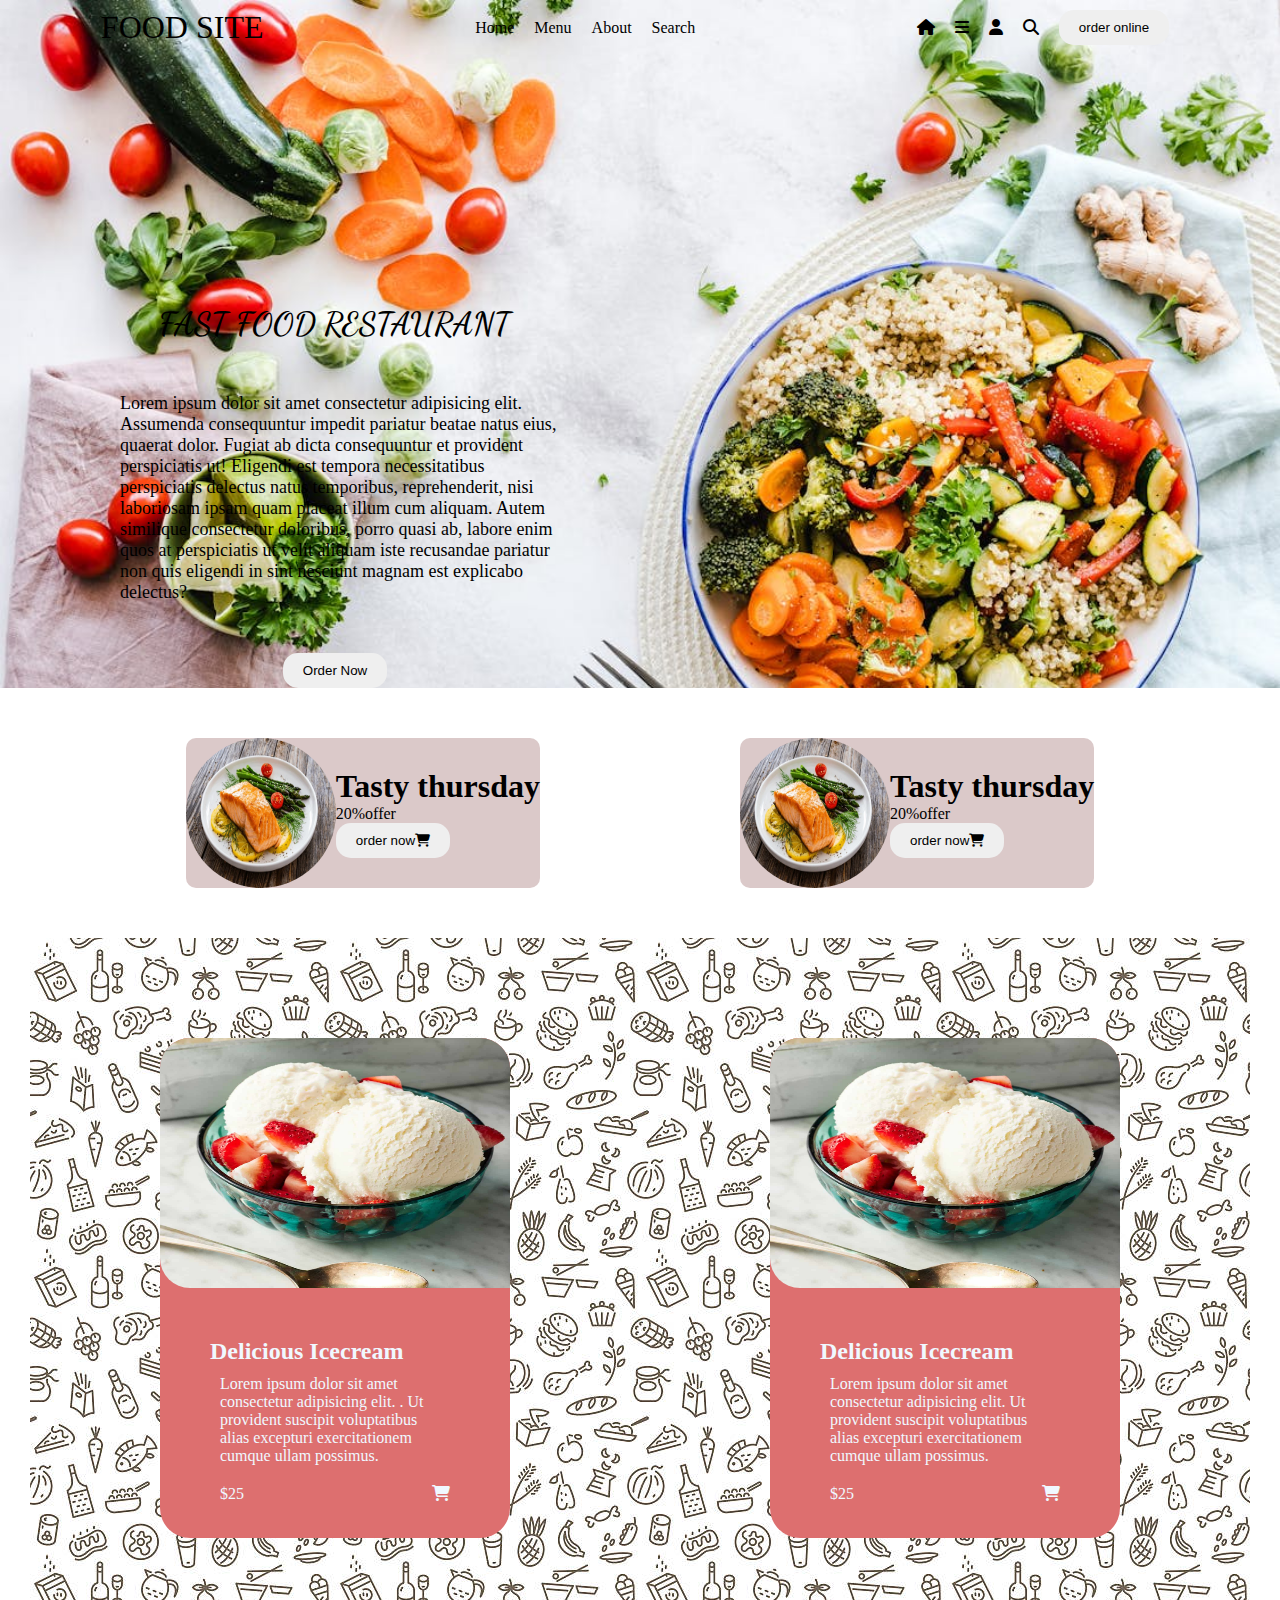
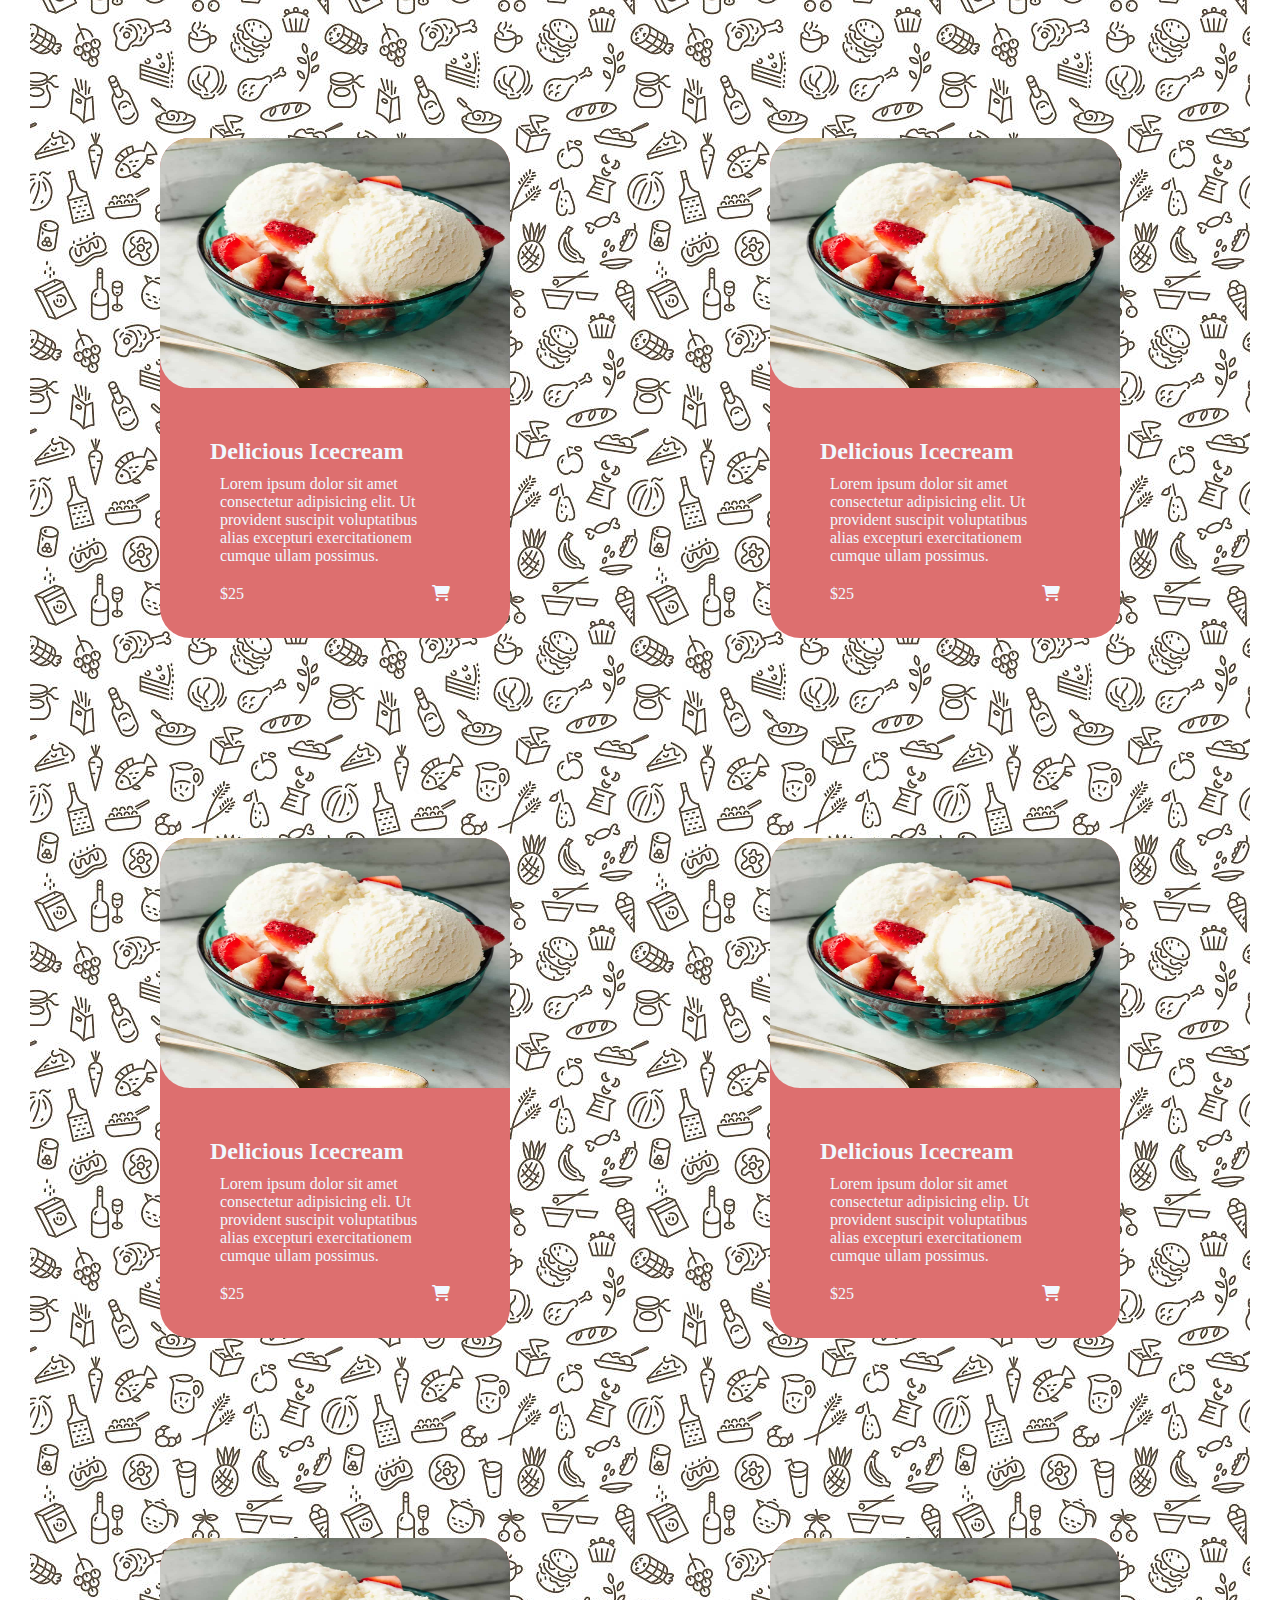
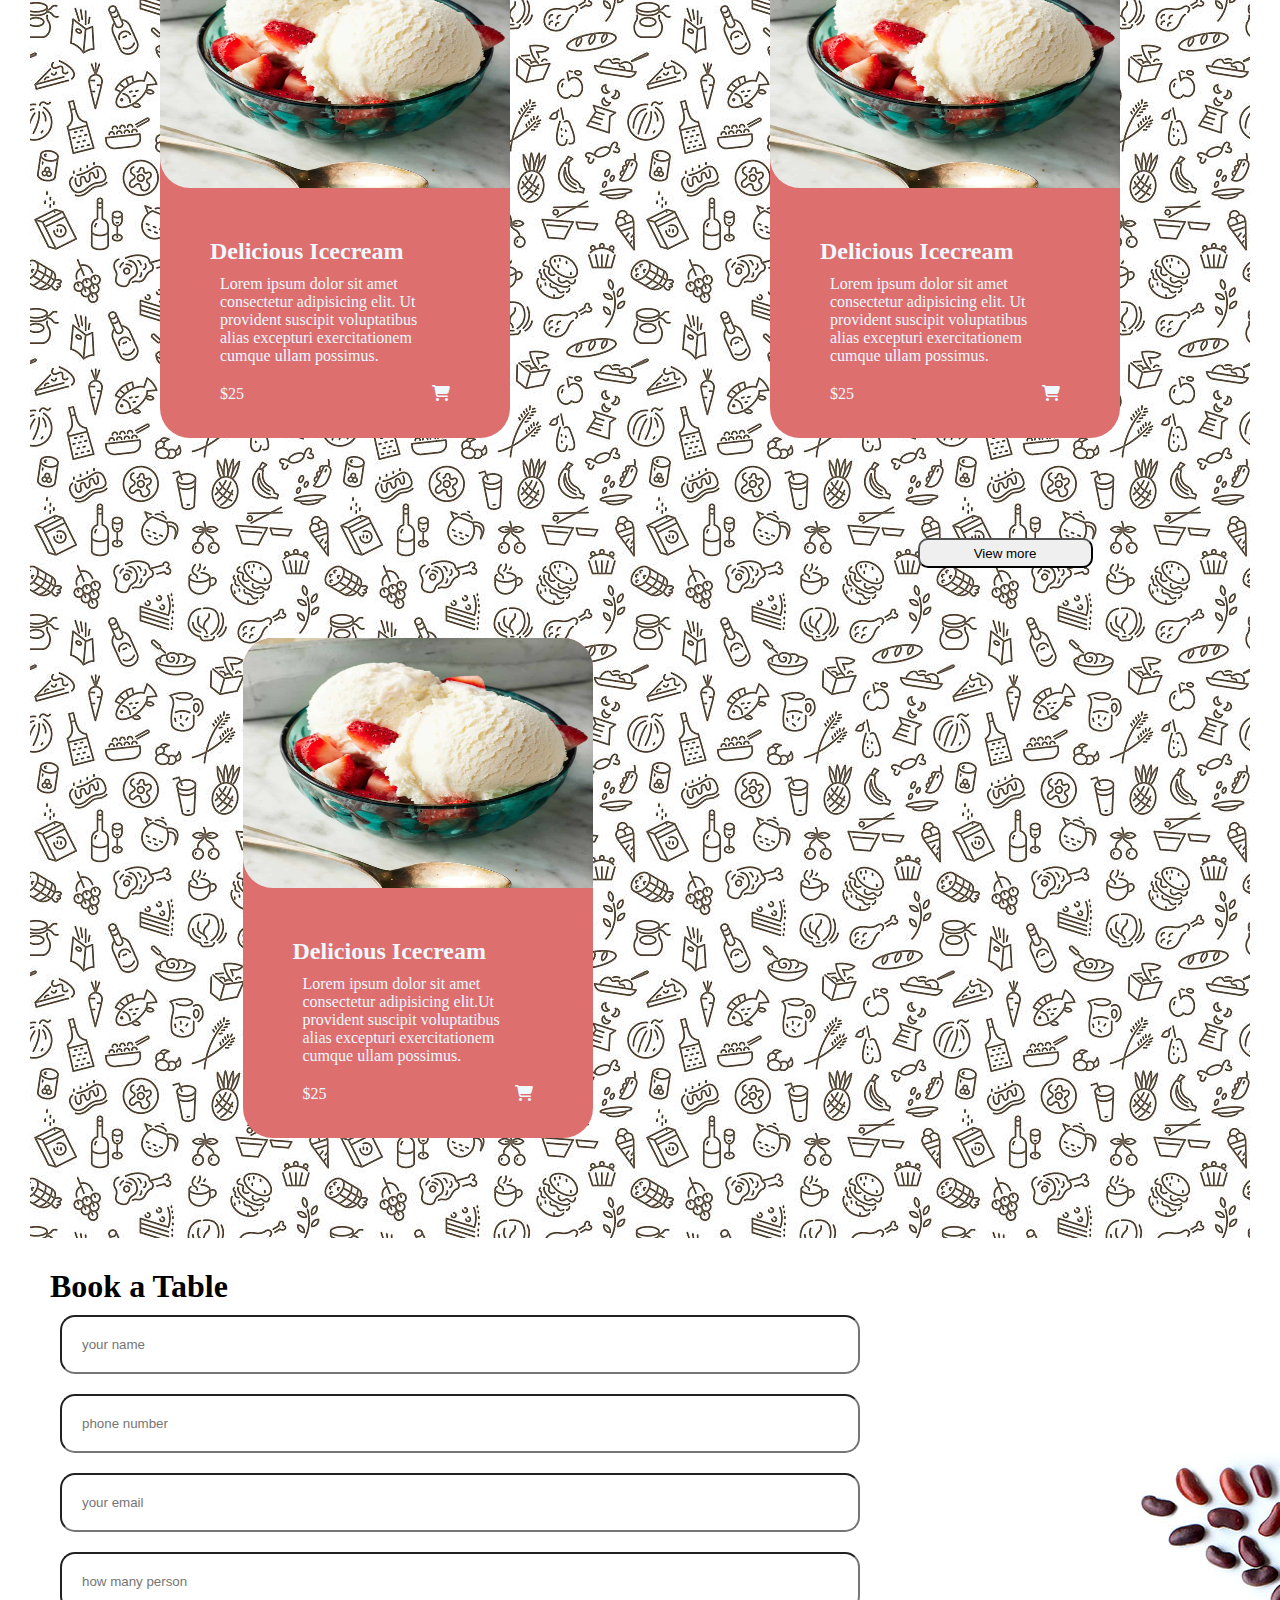
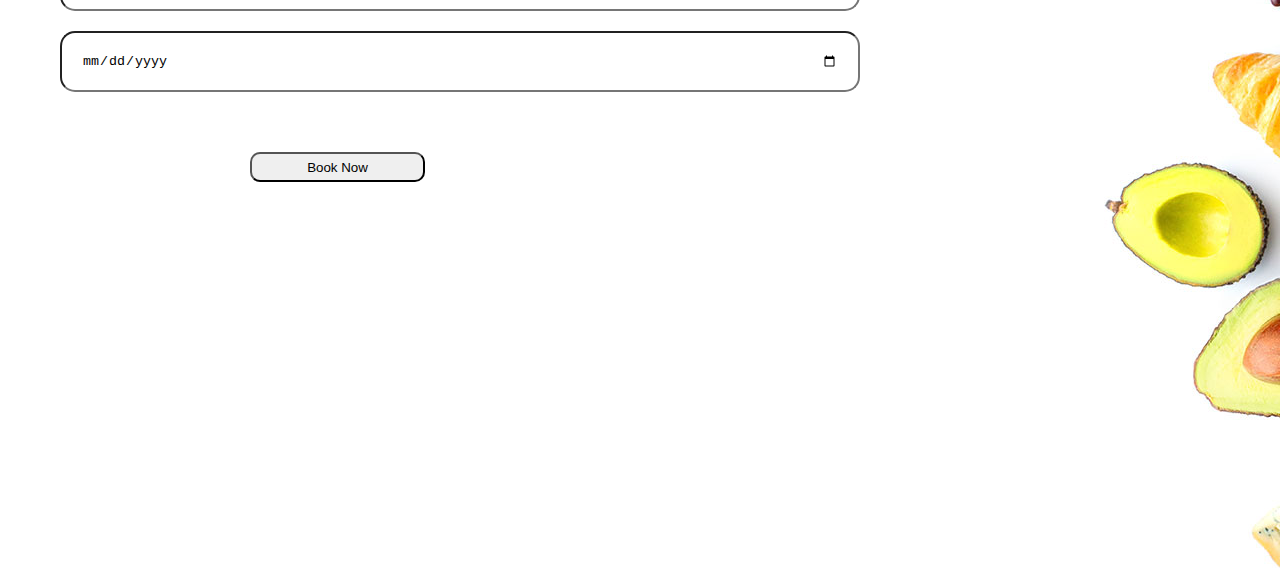
<file: web/browser.html>
<!DOCTYPE html>
<html lang="en">
<head>
    <meta charset="UTF-8">
    <meta name="viewport" content="width=device-width, initial-scale=1.0">
    <title>food</title>
    <link rel="stylesheet" href="https://cdnjs.cloudflare.com/ajax/libs/font-awesome/6.7.2/css/all.min.css">
    <link rel="stylesheet" href="website.css">

</head>
<body>
    <div class="main-image">
    <div class="header">
        <div class="logo">FOOD SITE</div>
        <div class="link">
            <ul class="link">
                <li class="link1">Home</li>
                <li class="link1">Menu</li>
                <li class="link1">About</li>
                <li class="link1">Search</li>
            </ul>
        </div>
        <div class="icon">
            <ul class="icon">
                <li><i class="fa-solid fa-house"></i></li>
                <li><i class="fa-solid fa-bars"></i></li>
                <li><i class="fa-solid fa-user"></i></li>
                <li><i class="fa-solid fa-magnifying-glass"></i></li>
                <li><button class="btn">order online</button></li>

            </ul>
        </div>
    </div>
    <div class="main">
    <div class="heading">FAST FOOD RESTAURANT</div>
        <p class="parag">Lorem ipsum dolor sit amet consectetur adipisicing elit. Assumenda consequuntur impedit pariatur beatae natus eius, quaerat dolor. Fugiat ab dicta consequuntur et provident perspiciatis ut! Eligendi est tempora necessitatibus perspiciatis delectus natus temporibus, reprehenderit, nisi laboriosam ipsam quam placeat illum cum aliquam. Autem similique consectetur doloribus, porro quasi ab, labore enim quos at perspiciatis ut velit aliquam iste recusandae pariatur non quis eligendi in sint nesciunt magnam est explicabo delectus?
        </p>
        <button class="but">Order Now</button>

    </div>
    </div>
    <div class="offers">
        <div class="offer">
        <img src="img/sand.webp" alt="">
        <div class="offer-content">
           <h1>Tasty thursday</h1>
           <p class="para1">20%offer</p>
           <button class="but1">order now<i class="fa-solid fa-cart-shopping"></i></button>
         </div>
        </div>
        <div class="offer">
        <img src="img/sand.webp" alt="">
        <div class="offer-content">
            <h1>Tasty thursday</h1>
            <p class="para1">20%offer</p>
            <button class="but1">order now<i class="fa-solid fa-cart-shopping"></i></button>
        </div>
        </div>
    </div>
    <div class="radius">
        <div class="menu-list">
            <img class="border" src="img/ice-cream.jpg" alt="">
            <div class="ice-cream">
    
            <h1 class="dora">Delicious Icecream</h1>
            <p class="buji">Lorem ipsum dolor sit amet consectetur adipisicing elit. . Ut provident suscipit voluptatibus alias excepturi exercitationem cumque ullam possimus.</p>
            <div class="main-icon">
                <p class="icons">$25</p>
                <i class="fa-solid  icons fa-cart-shopping"></i>
    
    
            </div>
            </div>
    
        </div>
        <div class="menu-list">
            <img class="border"  src="img/ice-cream.jpg" alt="">
            <div class="ice-cream">
    
            <h1 class="dora">Delicious Icecream</h1>
            <p class="buji">Lorem ipsum dolor sit amet consectetur adipisicing elit. Ut provident suscipit voluptatibus alias excepturi exercitationem cumque ullam possimus.</p>
            <div class="main-icon">
                <p class="icons">$25</p>
                <i class="fa-solid icons fa-cart-shopping"></i>
    
    
            </div>
            </div>
    
        </div>
        <div class="menu-list">
            <img class="border"  src="img/ice-cream.jpg" alt="">
            <div class="ice-cream">
    
            <h1 class="dora">Delicious Icecream</h1>
            <p class="buji">Lorem ipsum dolor sit amet consectetur adipisicing elit. Ut provident suscipit voluptatibus alias excepturi exercitationem cumque ullam possimus.</p>
            <div class="main-icon">
                <p class="icons">$25</p>
                <i class="fa-solid  icons fa-cart-shopping"></i>
    
    
            </div>
            </div>
    
        </div>
        <div class="menu-list">
            <img class="border"  src="img/ice-cream.jpg" alt="">
            <div class="ice-cream">
    
            <h1 class="dora">Delicious Icecream</h1>
            <p class="buji">Lorem ipsum dolor sit amet consectetur adipisicing elit. Ut provident suscipit voluptatibus alias excepturi exercitationem cumque ullam possimus.</p>
            <div class="main-icon">
                <p class="icons">$25</p>
                <i class="fa-solid icons fa-cart-shopping"></i>
    
    
            </div>
            </div>
    
        </div>
        <div class="menu-list">
            <img class="border"  src="img/ice-cream.jpg" alt="">
            <div class="ice-cream">
    
            <h1 class="dora">Delicious Icecream</h1>
            <p class="buji">Lorem ipsum dolor sit amet consectetur adipisicing eli. Ut provident suscipit voluptatibus alias excepturi exercitationem cumque ullam possimus.</p>
            <div class="main-icon">
                <p class="icons">$25</p>
                <i class="fa-solid icons fa-cart-shopping"></i>
    
    
            </div>
            </div>
    
        </div>
        <div class="menu-list">
            <img  class="border"  src="img/ice-cream.jpg" alt="">
            <div class="ice-cream">
    
            <h1 class="dora">Delicious Icecream</h1>
            <p class="buji">Lorem ipsum dolor sit amet consectetur adipisicing elip. Ut provident suscipit voluptatibus alias excepturi exercitationem cumque ullam possimus.</p>
            <div class="main-icon">
                <p class="icons">$25</p>
                <i class="fa-solid icons fa-cart-shopping"></i>
    
    
            </div>
            </div>
    
        </div>
        <div class="menu-list">
            <img class="border"  src="img/ice-cream.jpg" alt="">
            <div class="ice-cream">
    
            <h1 class="dora">Delicious Icecream</h1>
            <p class="buji">Lorem ipsum dolor sit amet consectetur adipisicing elit. Ut provident suscipit voluptatibus alias excepturi exercitationem cumque ullam possimus.</p>
            <div class="main-icon">
                <p class="icons">$25</p>
                <i class="fa-solid icons fa-cart-shopping"></i>
    
    
            </div>
            </div>
    
        </div>
        <div class="menu-list">
            <img class="border"  src="img/ice-cream.jpg" alt="">
            <div class="ice-cream">
    
            <h1 class="dora">Delicious Icecream</h1>
            <p class="buji">Lorem ipsum dolor sit amet consectetur adipisicing elit. Ut provident suscipit voluptatibus alias excepturi exercitationem cumque ullam possimus.</p>
            <div class="main-icon">
                <p class="icons">$25</p>
                <i class="fa-solid icons fa-cart-shopping"></i>
     </div>
            </div>
        </div>
            <div class="menu-list">
                <img class="border"  src="img/ice-cream.jpg" alt="">
                <div class="ice-cream">
        
                <h1 class="dora">Delicious Icecream</h1>
                <p class="buji">Lorem ipsum dolor sit amet consectetur adipisicing elit.Ut provident suscipit voluptatibus alias excepturi exercitationem cumque ullam possimus.</p>
                <div class="main-icon">
                    <p class="icons">$25</p>
                    <i class="fa-solid icons fa-cart-shopping"></i>       
                </div>
    
        </div>
        </div>
        <div>
            <button class="view">View more</button>
        </div>
    </div>
    
    <div class="new">
         <form class="form">
            <h1>Book a Table</h1>
            <label>
                <input class="object" type="text" placeholder="your name">
             </label><br>
             <label>
                <input class="object" type="text" placeholder="phone number">
             </label><br>
             <label>
                <input class="object" type="text" placeholder="your email">
             </label><br>
             <label>
                <input class="object" type="text" placeholder="how many person">
             </label><br>
             <label>
                <input class="object" type="date" placeholder="dd-yy-xxxx">
             </label>
        </form>
        <button class="buts">Book Now</button>
    </div>

        </div>
    
    <script src="script.js"></script>
</body>
</html>
</file>
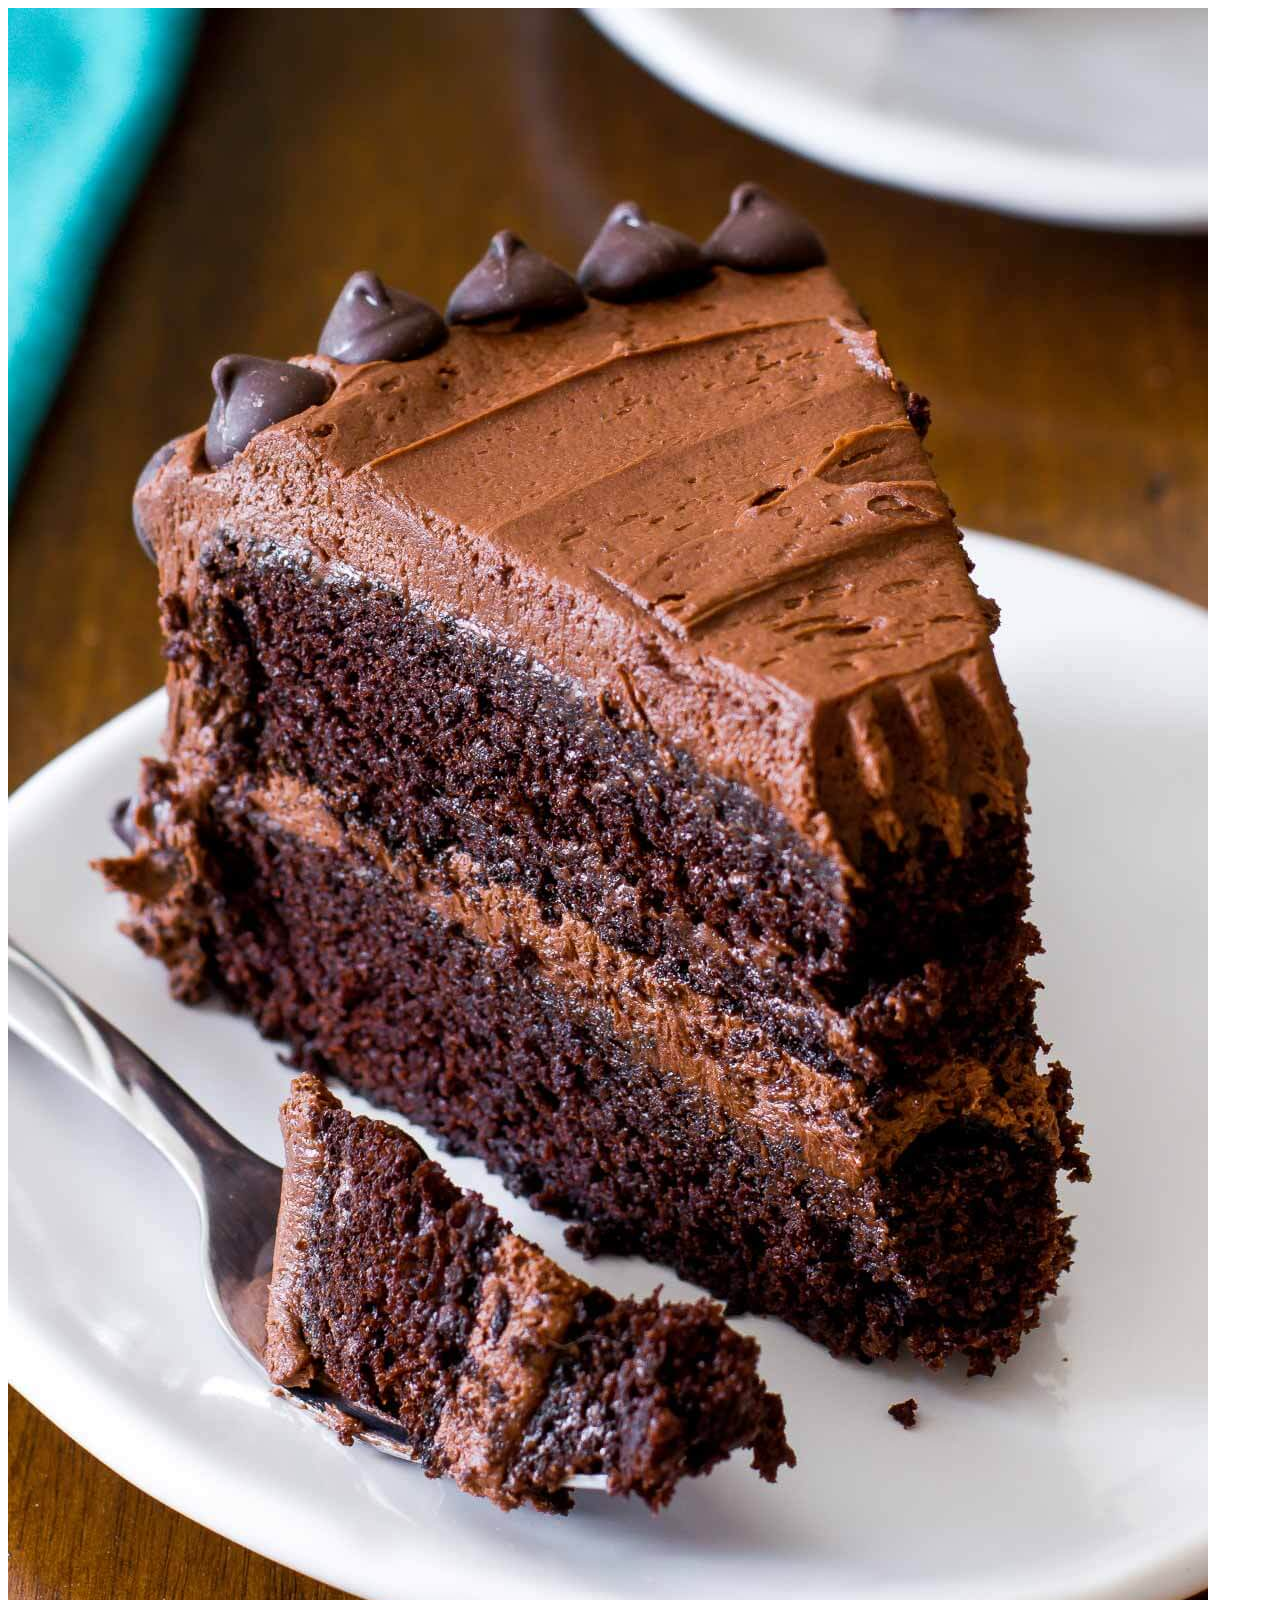
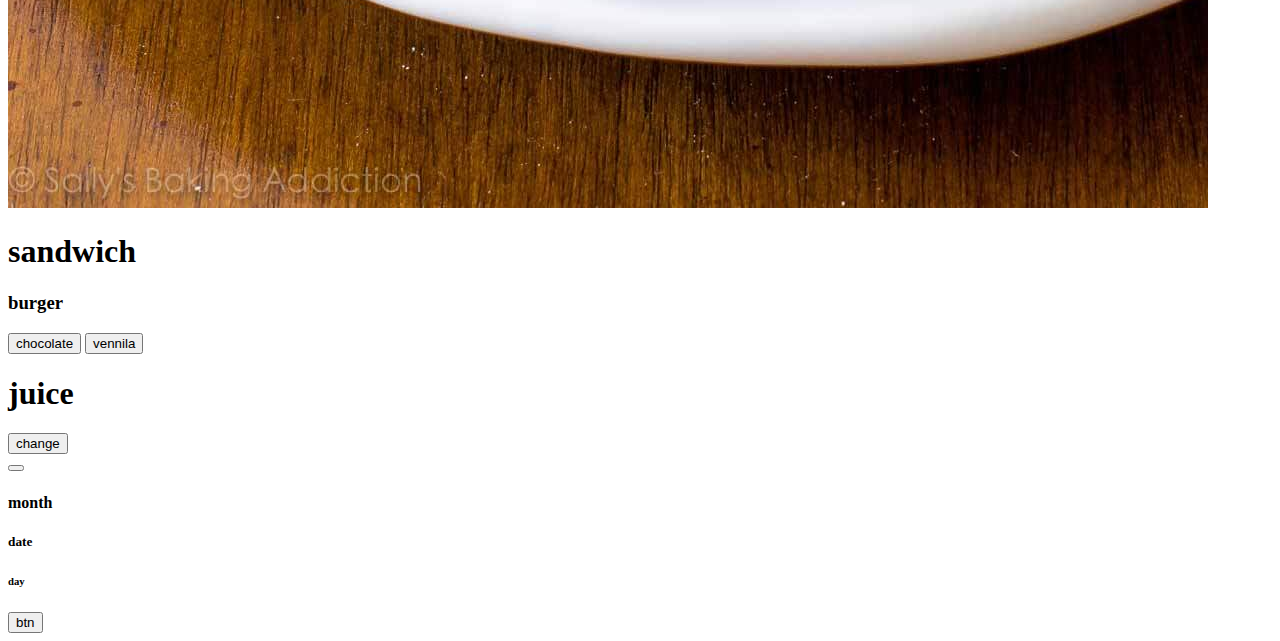
<file: web/val.html>
<!DOCTYPE html>
<html lang="en">
<head>
    <meta charset="UTF-8">
    <meta name="viewport" content="width=device-width, initial-scale=1.0">
    <title>Document</title>
    <link rel="stylesheet" href="color.css">

</head>
<body>
    <div class="variable">
        <img id="change" src="img/cake-4.jpg" alt="">
        <h1>sandwich</h1>
        <h3>burger</h3>
        <div id="btns">
        <button class="btns" id="add">chocolate
        </button>
        <button class="btns" id="remove"> vennila</button>
        </div>
    </div>
    <div id="section">
        <h1>juice</h1>
        <button id="myfunction()"> change</button>
    </div>
    <div class="install">
        <div class="down">
            <button id="var"></button>
            <div id="form"></div>

        </div>
    </div>
        
        <div class="form" id="class">
            <div class="calender">
            <h4 id="month">month</h4>
            <h5 id="date">date</h5>
            <h6 id="day">day</h6>
            </div>
            <div class="time">
                <h3 id="hours"></h3>
                <h3 id="minutes"></h3>
                <h3 id="seconds"></h3>
            </div>
            <div>
            <button class="btn">btn</button>
            </div>
            
        </div>
    <script src="java.js"></script>

</body>
</html>
</file>
<file: web/website.css>
@import url('https://fonts.googleapis.com/css2?family=Dancing+Script:wght@400..700&family=Jacquard+12&display=swap');
*{
    padding: 0;
    margin: 0;
    box-sizing: border-box;
}
.main-image{
    background-image: url("img/food.jpeg");
    background-repeat:no-repeat;
    background-size: cover;
    background-position: fixed;
}
.header{
    display: flex;
    justify-content: space-around;
    align-items: center;
}
.logo{
    font-family: "Anton", serif;
    font-weight: 200;
    font-size: xx-large;

}
.main{
    list-style: none;
    display: flex;
    justify-content: space-between;
    align-items: center;
}
.link{
    display: flex;
    list-style: none;
    justify-content: space-between;
    
}
li{
    padding: 10px;
}
.icon{
    display: flex;
    list-style: none;
    justify-content: space-between;
    height: auto;
    align-items: center;
}
.icon{
    align-items: center;
    height: auto;
}
.btn{
    padding: 10px 20px;
    border: none;
    border-radius: 15px;
}
.btn:hover{
    color: white;
    background-color: rgb(26, 22, 22);
}
.link1:hover{
    color: rgb(71, 28, 228);
}
.main{
    display:flex;
    flex-direction: column;
    align-items: center;
    margin-top: 250px;
    width: 550px;
    margin-left: 60px;
}
.heading{
    font-family: "Dancing Script", serif;
    font-size: xx-large;
    font-weight: 600;

}
.but{
    padding: 10px 20px;
    border: none;
    border-radius: 15px;
}
.but:hover{
    color: white;
    background-color: black;
}
.parag{
    padding-left: 10px;
    margin: 50px;
    font-size:large;

}
.parag:hover{
    color: rgb(121, 41, 41);
    background-color: aliceblue;
}
.but1{
    padding: 10px 20px;
    border: none;
    border-radius: 15px;
}
.but1:hover{
    color: white;
background-color: black;
}
.para1:hover{
 color: rgb(46, 46, 226);

}
.offers{
    display: flex;
    align-items: center;
    margin: 50px;
    justify-content:center;
    border-radius: 15%; 
    padding: auto;
    

}
.offers img{
    border-radius: 50%;
    height: 150px;
    width: 150px;

}
.offer{
    display: flex;
    margin: opx 50px;
    background-color: rgb(219, 201, 201);
    margin-left: 100px;
    margin-right: 100px;
    border-radius: 10px;

}
.offer-content{
    align-content: center;
}
.menu-list{
    display: flex;
    flex-direction: column; 
    justify-content: space-around;
    color: aliceblue;
    background-color: rgb(221, 111, 111);
    width: 350px;
    height: 500px;
    margin: 100px;
    border-radius: 30px;
}
.ice-cream{
    display:flex;
    flex-direction: column;
   
    justify-content: space-between; 
    padding:50px;
    border-radius: 50px;
    
}
.dora{
    margin: 0px;
    font-size: x-large;
    align-content: flex-start;
}
.buji{
    margin: 10px;
}
.main-icon{
    display: flex;
    justify-content: space-between;
    width: auto;
}    
.radius{
    display: flex;
    flex-wrap: wrap;
    justify-content: space-around;
    margin: 30px 30px;
    background-image: url(img/istockphoto.jpg);

}
.border{
    height: 250px;
    width: 350px;
    border-radius: 30px 30px 0px 30px;

}
.icons{
    padding: 10px 10px;
    border-radius: 50px;
  
    
}
.icons:hover{
    color: white;
background-color: rgb(226, 157, 100);
}
.view{
    padding: 0px 50px;
    margin-right: 45px;
    width: 175px;
    height: 30px;
    border-radius: 10px;

}
.view:hover{
    color: aliceblue;
    background-color:darkgoldenrod
}
.new{
    display: flex;
    flex-direction: column;
    width:500%;
    height: 100vh;
 background-image:url(img/Homepage-Banner-4.jpg) ;
}
.form{
    margin-left: 50px;
    margin-right:50px;

}
.object{
    margin:10px;
    padding: 20px;
    border-radius: 15px;
    width: 800px;
}
.buts{
    padding: 0px 50px;
    margin-left: 250px;
    width: 175px;
    height: 30px;
    border-radius: 10px;
    margin-top: 50px;
    
}
.buts:hover{
    color: aliceblue;
    background-color:darkgoldenrod
}
.juice{ 
    height: 300px;
    width: 300px;
    display: flex;
    justify-content: center;

}
</file>
<file: web/color.css>
/* .buton{
    color: rgb(14, 12, 12);
    background-color: rgb(165, 152, 152);
    height: 50px;
    width: 100px;
    margin-top: 20px;
}


.body{
    background-color: rgb(92, 7, 54);

}
.box1{
    height: 250px;
    width: 150px;
    background-color: coral;
}
.box{
    display: flex;
    justify-content: center;
    align-items: center;
    height: 100vh;
    box-shadow: 10px 10px 14px 8px rgba(0,0,0,0.75);
} */
 .box{
    display: flex;
    height: 100vh;
    justify-content: center;
    align-items: center;
 }
</file>
